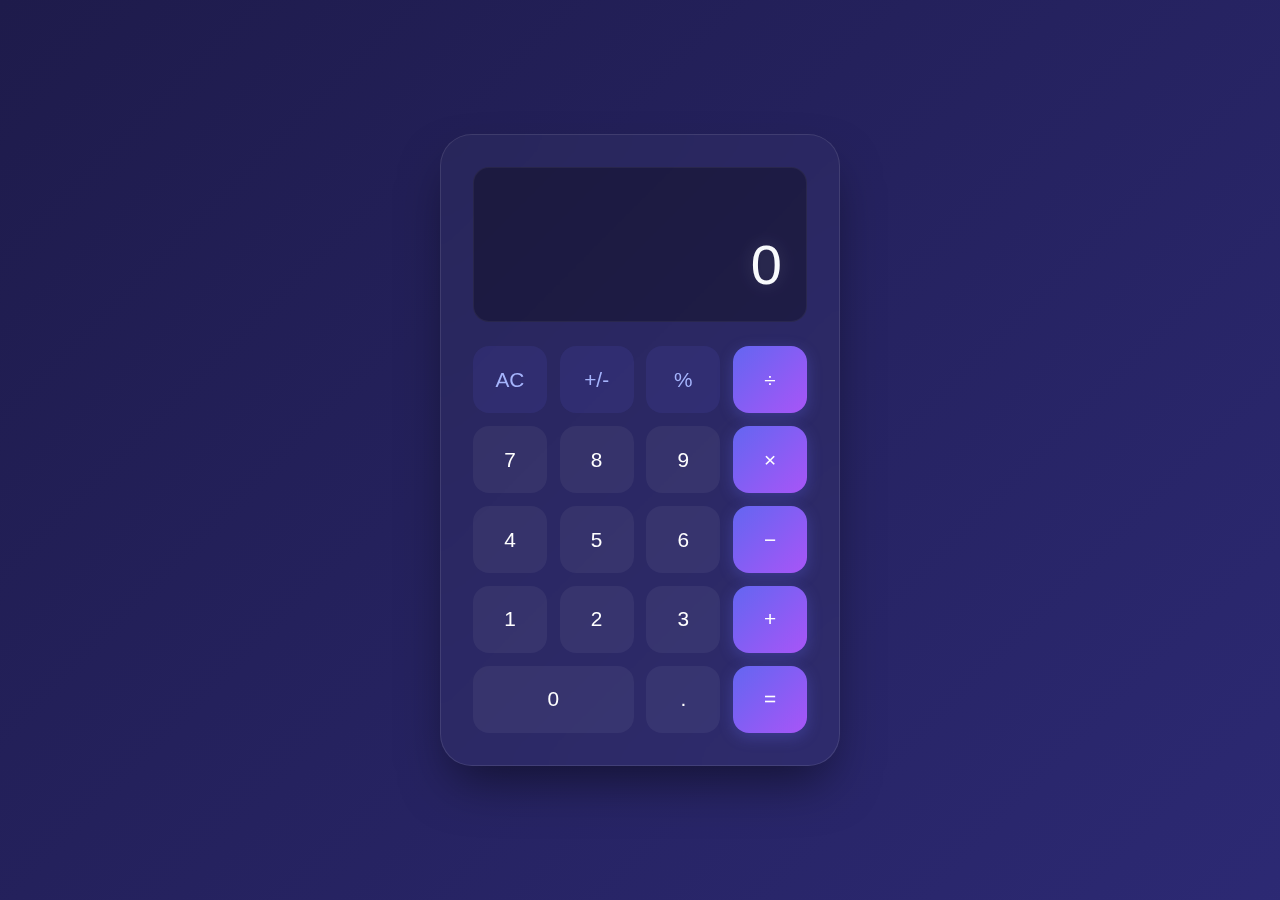
<file: index.html>
<!DOCTYPE html>
<html lang="en">
<head>
    <meta charset="UTF-8">
    <meta name="viewport" content="width=device-width, initial-scale=1.0">
    <title>Calculator</title>
    <link rel="stylesheet" href="style1.css">
</head>
<body>

    <div class="container">
        <div class="calculator">
            <div class="display-container">
                <div class="calculation-display" id="calculationDisplay"></div>
                <div class="main-display" id="mainDisplay">0</div>
            </div>
            
            <div class="buttons-grid">
                <!-- Row 1 -->
                <button class="btn btn-function" onclick="calculator.clear()">AC</button>
                <button class="btn btn-function" onclick="calculator.toggleSign()">+/-</button>
                <button class="btn btn-function" onclick="calculator.percentage()">%</button>
                <button class="btn btn-operator" onclick="calculator.setOperation('/')">÷</button>

                <!-- Row 2 -->
                <button class="btn btn-number" onclick="calculator.inputNumber('7')">7</button>
                <button class="btn btn-number" onclick="calculator.inputNumber('8')">8</button>
                <button class="btn btn-number" onclick="calculator.inputNumber('9')">9</button>
                <button class="btn btn-operator" onclick="calculator.setOperation('*')">×</button>

                <!-- Row 3 -->
                <button class="btn btn-number" onclick="calculator.inputNumber('4')">4</button>
                <button class="btn btn-number" onclick="calculator.inputNumber('5')">5</button>
                <button class="btn btn-number" onclick="calculator.inputNumber('6')">6</button>
                <button class="btn btn-operator" onclick="calculator.setOperation('-')">−</button>

                <!-- Row 4 -->
                <button class="btn btn-number" onclick="calculator.inputNumber('1')">1</button>
                <button class="btn btn-number" onclick="calculator.inputNumber('2')">2</button>
                <button class="btn btn-number" onclick="calculator.inputNumber('3')">3</button>
                <button class="btn btn-operator" onclick="calculator.setOperation('+')">+</button>

                <!-- Row 5 -->
                <button class="btn btn-number btn-zero" onclick="calculator.inputNumber('0')">0</button>
                <button class="btn btn-number" onclick="calculator.inputDecimal()">.</button>
                <button class="btn btn-operator" onclick="calculator.equals()">=</button>
            </div>
        </div>
    </div>

    <script src="script1.js"></script>
</body>
</html>
</file>
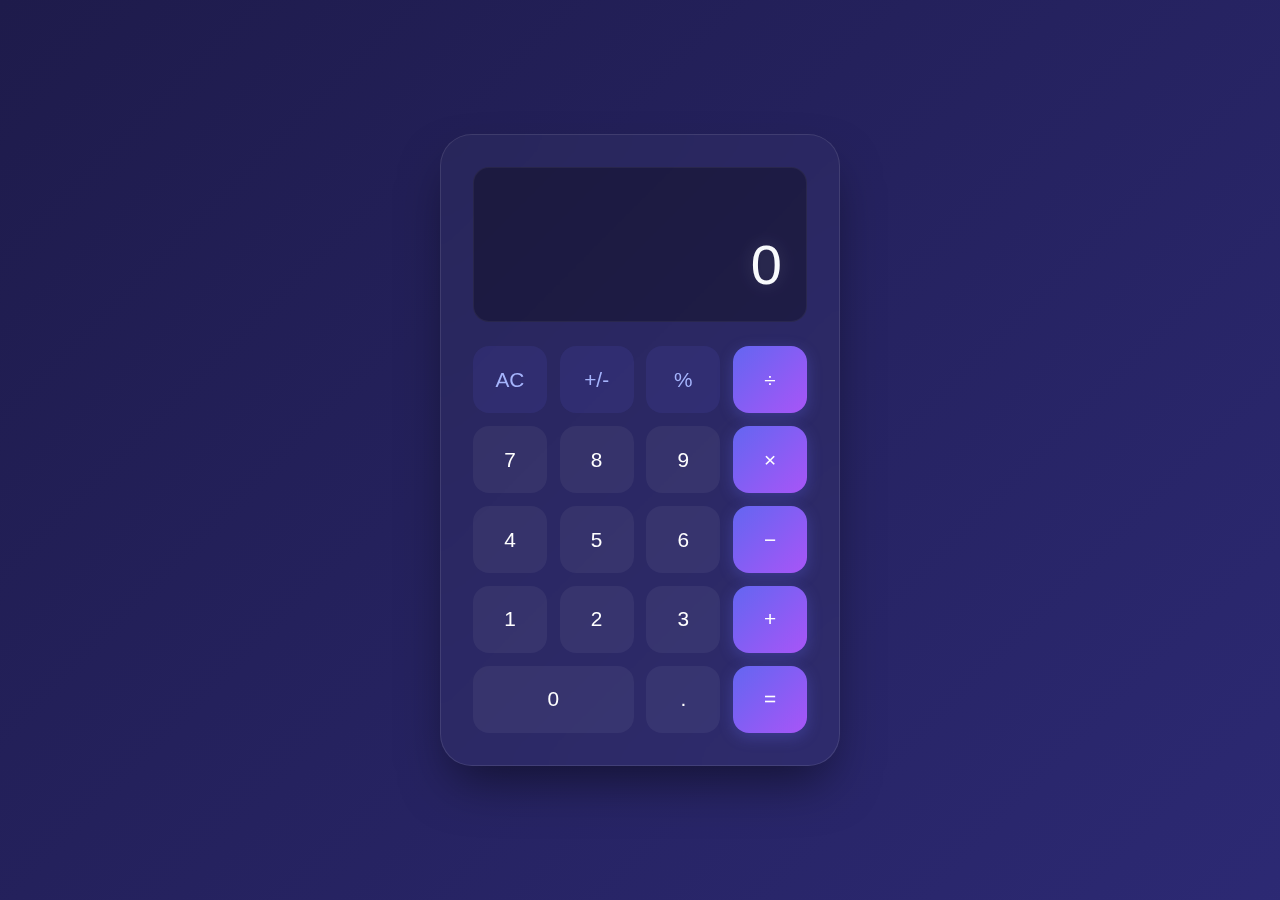
<file: calculator.html>
<!DOCTYPE html>
<html lang="en">
<head>
    <meta charset="UTF-8">
    <meta name="viewport" content="width=device-width, initial-scale=1.0">
    <title>Calculator</title>
    <link rel="stylesheet" href="calculator.css">
</head>
<body>
    <div class="container">
        <div class="calculator">
            <div class="display-container">
                <div class="calculation-display" id="calculationDisplay"></div>
                <div class="main-display" id="mainDisplay">0</div>
            </div>
            
            <div class="buttons-grid">
                <!-- Row 1 -->
                <button class="btn btn-function" onclick="calculator.clear()">AC</button>
                <button class="btn btn-function" onclick="calculator.toggleSign()">+/-</button>
                <button class="btn btn-function" onclick="calculator.percentage()">%</button>
                <button class="btn btn-operator" onclick="calculator.setOperation('/')">÷</button>

                <!-- Row 2 -->
                <button class="btn btn-number" onclick="calculator.inputNumber('7')">7</button>
                <button class="btn btn-number" onclick="calculator.inputNumber('8')">8</button>
                <button class="btn btn-number" onclick="calculator.inputNumber('9')">9</button>
                <button class="btn btn-operator" onclick="calculator.setOperation('*')">×</button>

                <!-- Row 3 -->
                <button class="btn btn-number" onclick="calculator.inputNumber('4')">4</button>
                <button class="btn btn-number" onclick="calculator.inputNumber('5')">5</button>
                <button class="btn btn-number" onclick="calculator.inputNumber('6')">6</button>
                <button class="btn btn-operator" onclick="calculator.setOperation('-')">−</button>

                <!-- Row 4 -->
                <button class="btn btn-number" onclick="calculator.inputNumber('1')">1</button>
                <button class="btn btn-number" onclick="calculator.inputNumber('2')">2</button>
                <button class="btn btn-number" onclick="calculator.inputNumber('3')">3</button>
                <button class="btn btn-operator" onclick="calculator.setOperation('+')">+</button>

                <!-- Row 5 -->
                <button class="btn btn-number btn-zero" onclick="calculator.inputNumber('0')">0</button>
                <button class="btn btn-number" onclick="calculator.inputDecimal()">.</button>
                <button class="btn btn-operator" onclick="calculator.equals()">=</button>
            </div>
        </div>
    </div>

    <script src="calculator.js"></script>
</body>
</html>
</file>
<file: style1.css>
* {
    margin: 0;
    padding: 0;
    box-sizing: border-box;
}

body {
    font-family: -apple-system, BlinkMacSystemFont, 'Segoe UI', Roboto, sans-serif;
    /* Animated Gradient Background */
    background: linear-gradient(-45deg, #0f172a, #1e1b4b, #312e81, #1e1b4b);
    background-size: 400% 400%;
    animation: gradient 15s ease infinite;
    min-height: 100vh;
    display: flex;
    align-items: center;
    justify-content: center;
    padding: 20px;
}

@keyframes gradient {
    0% { background-position: 0% 50%; }
    50% { background-position: 100% 50%; }
    100% { background-position: 0% 50%; }
}

.container {
    width: 100%;
    max-width: 400px;
}

.calculator {
    /* Glassmorphism Effect */
    background: rgba(255, 255, 255, 0.03);
    backdrop-filter: blur(20px);
    -webkit-backdrop-filter: blur(20px);
    border: 1px solid rgba(255, 255, 255, 0.1);
    border-radius: 2rem;
    padding: 2rem;
    box-shadow: 0 25px 50px -12px rgba(0, 0, 0, 0.5);
}

.display-container {
    background: rgba(0, 0, 0, 0.3);
    border-radius: 1rem;
    padding: 1.5rem;
    margin-bottom: 1.5rem;
    border: 1px solid rgba(255, 255, 255, 0.05);
}

.calculation-display {
    text-align: right;
    min-height: 2rem;
    margin-bottom: 0.5rem;
    font-size: 1rem;
    color: #94a3b8; /* Muted slate */
    letter-spacing: 1px;
}

.main-display {
    text-align: right;
    font-size: 3.5rem;
    font-weight: 200;
    color: #f8fafc;
    text-shadow: 0 0 20px rgba(255, 255, 255, 0.2);
}

.buttons-grid {
    display: grid;
    grid-template-columns: repeat(4, 1fr);
    gap: 0.8rem;
}

.btn {
    height: 4.2rem;
    border: none;
    border-radius: 1rem;
    font-size: 1.3rem;
    cursor: pointer;
    transition: all 0.3s cubic-bezier(0.4, 0, 0.2, 1);
    color: white;
}

/* Specific Button Styles */
.btn-number {
    background: rgba(255, 255, 255, 0.05);
}

.btn-number:hover {
    background: rgba(255, 255, 255, 0.15);
    box-shadow: 0 0 15px rgba(255, 255, 255, 0.05);
}

.btn-function {
    background: rgba(99, 102, 241, 0.1); /* Indigo tint */
    color: #a5b4fc;
}

.btn-function:hover {
    background: rgba(99, 102, 241, 0.2);
}

.btn-operator {
    background: linear-gradient(135deg, #6366f1, #a855f7); /* Indigo to Purple */
    box-shadow: 0 4px 15px rgba(99, 102, 241, 0.3);
}

.btn-operator:hover {
    transform: translateY(-2px);
    box-shadow: 0 8px 20px rgba(99, 102, 241, 0.4);
    filter: brightness(1.1);
}

.btn:active {
    transform: scale(0.95);
}

.btn-zero {
    grid-column: span 2;
}

@media (max-width: 480px) {
    .calculator { padding: 1.5rem; }
    .main-display { font-size: 2.8rem; }
    .btn { height: 3.8rem; }
}
</file>
<file: calculator.css>
* {
    margin: 0;
    padding: 0;
    box-sizing: border-box;
}

body {
    font-family: -apple-system, BlinkMacSystemFont, 'Segoe UI', Roboto, sans-serif;
    /* Animated Gradient Background */
    background: linear-gradient(-45deg, #0f172a, #1e1b4b, #312e81, #1e1b4b);
    background-size: 400% 400%;
    animation: gradient 15s ease infinite;
    min-height: 100vh;
    display: flex;
    align-items: center;
    justify-content: center;
    padding: 20px;
}

@keyframes gradient {
    0% { background-position: 0% 50%; }
    50% { background-position: 100% 50%; }
    100% { background-position: 0% 50%; }
}

.container {
    width: 100%;
    max-width: 400px;
}

.calculator {
    /* Glassmorphism Effect */
    background: rgba(255, 255, 255, 0.03);
    backdrop-filter: blur(20px);
    -webkit-backdrop-filter: blur(20px);
    border: 1px solid rgba(255, 255, 255, 0.1);
    border-radius: 2rem;
    padding: 2rem;
    box-shadow: 0 25px 50px -12px rgba(0, 0, 0, 0.5);
}

.display-container {
    background: rgba(0, 0, 0, 0.3);
    border-radius: 1rem;
    padding: 1.5rem;
    margin-bottom: 1.5rem;
    border: 1px solid rgba(255, 255, 255, 0.05);
}

.calculation-display {
    text-align: right;
    min-height: 2rem;
    margin-bottom: 0.5rem;
    font-size: 1rem;
    color: #94a3b8; /* Muted slate */
    letter-spacing: 1px;
}

.main-display {
    text-align: right;
    font-size: 3.5rem;
    font-weight: 200;
    color: #f8fafc;
    text-shadow: 0 0 20px rgba(255, 255, 255, 0.2);
}

.buttons-grid {
    display: grid;
    grid-template-columns: repeat(4, 1fr);
    gap: 0.8rem;
}

.btn {
    height: 4.2rem;
    border: none;
    border-radius: 1rem;
    font-size: 1.3rem;
    cursor: pointer;
    transition: all 0.3s cubic-bezier(0.4, 0, 0.2, 1);
    color: white;
}

/* Specific Button Styles */
.btn-number {
    background: rgba(255, 255, 255, 0.05);
}

.btn-number:hover {
    background: rgba(255, 255, 255, 0.15);
    box-shadow: 0 0 15px rgba(255, 255, 255, 0.05);
}

.btn-function {
    background: rgba(99, 102, 241, 0.1); /* Indigo tint */
    color: #a5b4fc;
}

.btn-function:hover {
    background: rgba(99, 102, 241, 0.2);
}

.btn-operator {
    background: linear-gradient(135deg, #6366f1, #a855f7); /* Indigo to Purple */
    box-shadow: 0 4px 15px rgba(99, 102, 241, 0.3);
}

.btn-operator:hover {
    transform: translateY(-2px);
    box-shadow: 0 8px 20px rgba(99, 102, 241, 0.4);
    filter: brightness(1.1);
}

.btn:active {
    transform: scale(0.95);
}

.btn-zero {
    grid-column: span 2;
}

@media (max-width: 480px) {
    .calculator { padding: 1.5rem; }
    .main-display { font-size: 2.8rem; }
    .btn { height: 3.8rem; }
}
</file>
